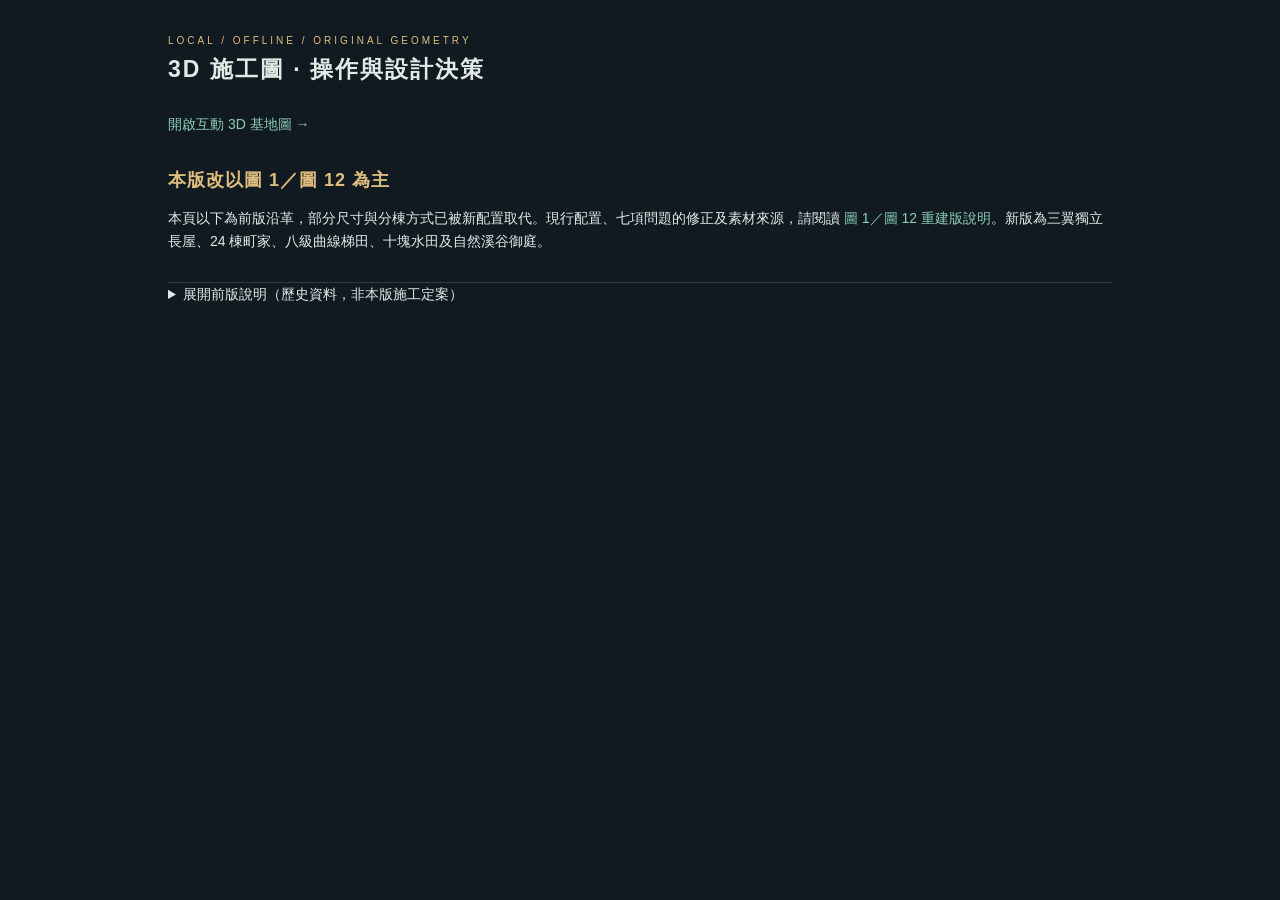
<file: 3D設計圖/README.html>
<!doctype html>
<html lang="zh-Hant"><head><meta charset="utf-8"><meta name="viewport" content="width=device-width,initial-scale=1"><title>3D 施工圖 · 操作與設計決策</title><link rel="stylesheet" href="style.css"><style>body{max-width:1000px;margin:auto;padding:28px}header{padding:0;height:auto;margin-bottom:24px;border:0}section{padding:22px 0}h2{font-size:18px}table{border-collapse:collapse;width:100%;font-size:13px}th,td{text-align:left;border:1px solid #3c515b;padding:10px;vertical-align:top}code{color:#dfbd7f}li{margin:8px 0}</style></head><body>
<header><div><span class="eyebrow">LOCAL / OFFLINE / ORIGINAL GEOMETRY</span><h1>3D 施工圖 · 操作與設計決策</h1></div></header>
<p><a href="index.html">開啟互動 3D 基地圖 →</a></p><section><h2>本版改以圖 1／圖 12 為主</h2><p>本頁以下為前版沿革，部分尺寸與分棟方式已被新配置取代。現行配置、七項問題的修正及素材來源，請閱讀 <a href="REFERENCE.html">圖 1／圖 12 重建版說明</a>。新版為三翼獨立長屋、24 棟町家、八級曲線梯田、十塊水田及自然溪谷御庭。</p></section><details><summary>展開前版說明（歷史資料，非本版施工定案）</summary>
<section><h2>直接開啟，不需要安裝或連網</h2><p>以 Chrome / Edge 開啟同資料夾的 <a href="index.html">index.html</a>。所有 JavaScript、後製元件與 18 張 CC0 1K PBR 紋理均在此專案，沒有 CDN、外部字型或網路 API 的執行期依賴；只有點選 Wiki／ambientCG 來源連結時需要連網。瀏覽器必須支援 WebGL。</p><ul><li>新版預設以「沉浸檢視」開啟；點頂端「顯示施工控制」恢復左右面板。點選物件會顯示座標浮卡，可再點「查看施工規劃」。上方「城郭近景」與「全區鳥瞰」可快速切換構圖。</li><li>拖曳：旋轉；右鍵拖曳：平移；滾輪：縮放。觸控裝置可單指旋轉、雙指縮放與平移。</li><li>「區域定位」聚焦七個區域；鳥瞰、俯視、南向與東向立面切換觀察方向。立面為透視視角，不是正投影 CAD 圖。</li><li>選樓層：僅顯示該層的配置，並自動隱藏屋頂與外牆。「水平剖切」以實際 Z 高程裁掉上半部；切面不填封蓋。</li><li>「樓層展開」讓上層向上錯開，方便比較床位與工坊；展開高度不是施工高程。剖切仍以展開後顯示高度計算，展開時滑桿自動延伸至 +100 m，正常模式為 +56 m。</li><li>「外牆」與「屋頂」可独立隱藏。金庫 B1 視圖會移除地表；也可取消「農田與庭園」來看地下水道。</li><li>點选物件看名稱、X/Y/Z、4 m 網格、占地與 Wiki 對照；搜尋支持中文名稱與 NPC 英文姓名，點結果會聚焦並顯示所屬樓層。</li><li>「下載目前視角 PNG」只輸出 3D 畫面，不包含左右面板。若 IDE 內建瀏覽器攔截下載，請用完整 Chrome / Edge 開啟此 HTML；已驗證 PNG 圖片資料可正常產生。角色、設備、工坊與天守樓層資料保存在 <a href="plan.js">plan.js</a>；其餘構造尺寸、模型生成與互動邏輯在 <a href="app.js">app.js</a>。</li></ul></section>
<section><h2>質感與特效升級</h2><ul><li>6 組 CC0 高解析材質，每組含 1024×1024 色彩、OpenGL 法線與粗糙度圖；世界座標紋理投影避免大牆面、石垣與樓板把紋理拉長。</li><li>屋頂改為細分曲面、上翹飛簷、立體半圓瓦頭與屋脊；窗戶補木格障子，石垣改為側向收分斜面，庭園補石燈籠，竹林及櫻樹補枝節與樹冠，人物與動物補服裝、五官及耳角等示意細節。</li><li>加入水面波紋與反光、瀑布流紋、水花、動態雙聯水車、祭壇火焰、煙囪煙霧與飄落櫻花。</li><li>環境光、柔和陰影、ACES 色調映射、FXAA 抗鋸齒與輕量泛光；周邊起伏地形與背景林木僅為景觀，不屬於 160 m 施工範圍，樓層／區域檢視會自動移除。</li><li>「畫面與環境」可選晴朗日光、午後夕照與月夜；高／中／低畫質分別調整像素密度與陰影解析度，低畫質關閉陰影及泛光。</li><li>取消「水流／瀑布／火焰／落櫻動畫」會凍結時間；遵循系統減少動態效果偏好，亦可手動開啟。背景分頁暫停動畫以減少耗能。最高目標更新率為 30 fps，實際速度取決於硬體。</li></ul><p>這是視覺升級，不是遊戲資產匯出或流體求解器；NPC 與動物仍為示意模型。水流、尋路、配方、舒適度與機關功能仍須在遊戲內確認。</p></section>
<section><h2>尺度與施工適用範圍</h2><p>三軸都以公尺為單位：X 正向東，Y 正向北，Z 正向上；烈焰祭壇為 (0,0,0)。放樣網格為 4 m；建造邊界為三軸 ±80 m。Three.js 的垂直軸為 Y，因此程式使用 (X,Z,−Y) 映射，介面仍显示施工指南的 X/Y/Z。</p><p>建築占地、樓層高程、箱數、NPC 與床位数为明确配置；設備尺寸、人偶、動物、飛簷及屋面為原創施工示意，不是遊戲碰撞盒或精准資產。不得把此圖當成 NPC 尋路、舒適度、储物連線、水流與機關工作的保證。所有這些功能仍需遊戲內實測。</p><p>側翼是 16×20 m，南翼兩廳各 16×16 m，中央穿堂 8×16 m 留 4 m 淨寬。側翼與南翼共用邊界而不重疊。石垣下層 40×32 m、上層 36×32 m，南緣固定 Y28 以避開兩側工坊；前庭限於 X±12 m。天守本體中心 (0,44)，五層分別 32、24、20、16、12 m；高程分别 +8、+16、+24、+32、+40 m，最高屋頂 +52 m。中央折返梯井為 4×4 m，樓板留開口；未沿用會占滿頂樓的全層 12×12 m 梯井。</p></section>
<section><h2>已套用的修正及新增避讓</h2><table><thead><tr><th>來源 / 問題</th><th>3D 定案</th></tr></thead><tbody>
<tr><td>全圖尺規亂碼</td><td>程式生成連續 4 m 網格；每 20 m 顯示 X/Y 數值，不以舊 JPG 的尺規放樣。</td></tr>
<tr><td>圖 1：町家與天守形式不一</td><td>兩列各五軒連棟町家；滿版階梯退縮五重天守，沒有四合院包圍方塔。</td></tr>
<tr><td>圖 3：33 箱 / 指南 33–48 / 問題表 36–48</td><td>取兩份文件範圍交集的下限 36 箱，三個象限各 12；西南留折返梯与獨立樓板開口，中央四柱。</td></tr>
<tr><td>圖 4、5：工匠及床位漏標</td><td>28 位 NPC、28 張專屬床均獨立可點選；其中 1F 16 位工匠 / 助手與七區 2F 16 床，包含獵人、鐵匠、收藏家、鍊金師及助手床。</td></tr>
<tr><td>圖 6、8：展示設備漏繪與重複</td><td>補盾牌掛牆、匕首展示櫃、魔杖水晶櫃；理髮師在 +16 m，侍女在 +24 m。用文字而非圖像生成標籤，避免筆畫錯字。</td></tr>
<tr><td>圖 7：東、西滑翔台漏繪</td><td>+44 m 四向滑翔台全部建模；需自行補通行門洞與安全護欄，平台不等於遊戲自動滑翔功能。</td></tr>
<tr><td>圖 9：花壇近方形 / 育苗亭與西翼重疊</td><td>16 個花壇每個 4×8 m；育苗亭移到 (−34,40)，助手移到 (−31,38)。旱田北緣至 Y33。助手床仍在西翼 2F，垂直相差 4 m 但不是就在亭子正上方。</td></tr>
<tr><td>圖 10：水車誤在東南 / 御廄縮水 / 煙囪過多</td><td>五欄均為 44×16 m，X32–76、Y−44–36；左 16 m 木廄、右 28 m 草地；兩座外排煙囪只在東翼南側，4 m 挑高門洞與 2 m 圍欄。</td></tr>
<tr><td>牧夫番屋及東北水車相互占地</td><td>番屋中心改为 (42,44)，占地 8×8 m；NPC (40,44,0)、床 (44,46,0)。磨坊中心改为 (28,44,+4)，占地 12×8 m；NPC (28,44,+4)、床 (31,46,+4)。假山中心 (30,58)，頂部給水 +12 m。避免原指南中與工坊、石垣、御廄相交。</td></tr>
<tr><td>東北尾水須穿越東翼</td><td>規劃防水尾水暗渠：水車端 +4 m → 东侧消防步道下 −1 m → 锦鲤池。穿越工坊地下時需預留涵洞、確認地形與水密性；示意水線不是流體模擬。</td></tr>
<tr><td>圖 11、12：寵物駐點超出總數 / 動物漏列</td><td>九種農場動物全部呈現。六隻寵物固定为西翼一貓、天守 1F 一狗、4F 一貓、牧場一狗、町家一貓、大手門一狗；不將多種毛色別名當成額外寵物。</td></tr>
<tr><td>水位與地形表述</td><td>錦鯉池 / 外濠底 −2 m，水面 0 m；稻田底 −0.5 m，水面 0 m。先完成排水孔、閘門與涵洞再在遊戲中測試放水。</td></tr>
</tbody></table><p>原始 <a href="../設計圖問題.md">設計圖問題.md</a> 與 <a href="../enshrouded_1_0_japanese_castle_base_guide.md">施工指南</a> 保留不變，以上為此 3D 版本的配置差異。原 JPG 位於 <a href="../設計圖/">設計圖資料夾</a>。</p></section>
<section><h2>遊戲原模型與互動功能並不衝突</h2><p>可旋轉、點選、分層與剖切由瀏覽器 3D 場景與物件分组实现，與模型是否来自遊戲無關。若取得有權使用的 GLB / glTF 模型，可依 <a href="plan.js">plan.js</a> 的座標逐個替換示意設備或人物，保留選取與樓層分组。</p><p>但 Wiki 的 2D 圖示、截圖與條目不是可直接使用的 3D 模型，也沒有提供此基地的匯出模型。本版本沒有抓取或解包遊戲資產，也未複製未確認授權的 Wiki 圖像；建築幾何與動物輪廓為原創，主要建材紋理改採 ambientCG 的 CC0 授權素材。因此外觀不會與遊戲 1:1 相同，這是資產取得與權利問題，不是互動功能限制。</p></section>
<section><h2>素材授權、Wiki 對照與本機來源</h2><p>2026-10-29 查核 <a href="https://enshrouded.wiki.gg/wiki/Enshrouded_Wiki:Copyrights">官方 Wiki 版權說明</a>：遊戲圖像屬 Keen Games，Wiki 文字的授權不能直接套用到圖片；<a href="https://enshrouded.wiki.gg/wiki/File:Half-Timbered_Block.png">木造框架塊檔案頁</a>未明確授予下載、改作並重新打包的授權。依確認後的方案，本版保留 Wiki 外觀與名稱對照，改用可以合法複製、修改與隨專案分發的 <a href="https://docs.ambientcg.com/license/">ambientCG CC0 素材</a>。沒有將 Wiki 截圖、圖示或遊戲模型包進專案。</p>
<table><thead><tr><th>本機材質</th><th>CC0 素材／作者</th><th>Wiki 外觀對照</th></tr></thead><tbody>
<tr><td>石垣、金庫、假山</td><td><a href="https://ambientcg.com/a/Bricks066">Bricks066</a> · ambientCG / Lennart Demes</td><td><a href="https://enshrouded.wiki.gg/wiki/Rough_Stone_Block">Rough Stone Block</a></td></tr>
<tr><td>木柱、樑、緣側、竹籬</td><td><a href="https://ambientcg.com/a/Wood051">Wood051</a> · ambientCG / Lennart Demes</td><td><a href="https://enshrouded.wiki.gg/wiki/Refined_Wood_Block">Refined Wood Block</a> / <a href="https://enshrouded.wiki.gg/wiki/Bamboo_Block">Bamboo Block</a></td></tr>
<tr><td>灰黑屋瓦與屋脊</td><td><a href="https://ambientcg.com/a/RoofingTiles001">RoofingTiles001</a> · ambientCG / Lennart Demes</td><td><a href="https://enshrouded.wiki.gg/wiki/Granite_Ornamented_Roof_Block">Granite Ornamented Roof Block</a></td></tr>
<tr><td>木框白壁</td><td><a href="https://ambientcg.com/a/Plaster001">Plaster001</a> · ambientCG / Lennart Demes</td><td><a href="https://enshrouded.wiki.gg/wiki/Half-Timbered_Block">Half-Timbered Block</a></td></tr>
<tr><td>草地與周邊地形</td><td><a href="https://ambientcg.com/a/Grass001">Grass001</a> · ambientCG / Lennart Demes</td><td>庭園與放牧區視覺配置</td></tr>
<tr><td>旱田與花壇土壤</td><td><a href="https://ambientcg.com/a/Ground037">Ground037</a> · ambientCG / Lennart Demes</td><td><a href="https://enshrouded.wiki.gg/wiki/Fertilised_Farm_Soil">Fertilised Farm Soil</a></td></tr>
</tbody></table>
<p>上述素材全部為 <a href="https://creativecommons.org/publicdomain/zero/1.0/">CC0 1.0 Universal</a>，可將原始檔包含在專案中。每張圖的來源、檔案路徑、大小與 SHA-256 存於 <a href="assets/material-sources.json">material-sources.json</a>，授權摘要在 <a href="assets/CC0-MATERIALS.txt">CC0-MATERIALS.txt</a>。石材預覽 <a href="assets/textures/stone-preview.png">stone-preview.png</a>同樣來自 Bricks066 的 CC0 預覽圖。</p>
<ul><li><a href="assets/textures/">textures</a>保存 18 張原始 1K JPG；<a href="assets/texture-data.js">texture-data.js</a>將相同 JPG 編成 data URL，以避免直接開啟 HTML 時的 file:// 紋理跨來源限制。不是執行期連網下載。</li><li><a href="assets/fetch-pbr.py">fetch-pbr.py</a>可在需要更新素材時重新取得 CC0 檔案；此步驟才需要網路。可重用已下載的相同版本圖檔。舊 SVG 僅保留作原版色票，不參與新版 3D 材質。</li><li><a href="visuals.js">visuals.js</a>負責 PBR、光照、後製與動畫；<a href="app.js">app.js</a>負責幾何、樓層與選取；<a href="plan.js">plan.js</a>保存主要配置資料。</li><li>Three.js r128、OrbitControls、Sky、EffectComposer、RenderPass、ShaderPass、UnrealBloomPass 與相關 Shader 均來自 <a href="https://github.com/mrdoob/three.js/tree/r128">同版本上游</a>，本機放在 <a href="vendor/">vendor</a>，保留 <a href="vendor/THREE-LICENSE.txt">MIT 授權</a>。</li><li>驗證命令：<code>node --test plan.test.cjs assets.test.cjs</code>。測試配置數量、占地、素材授權資訊、1024×1024 尺寸、檔案校驗與离線嵌入完整性，不測試遊戲引擎。</li></ul></section>
</details></body></html>
</file>
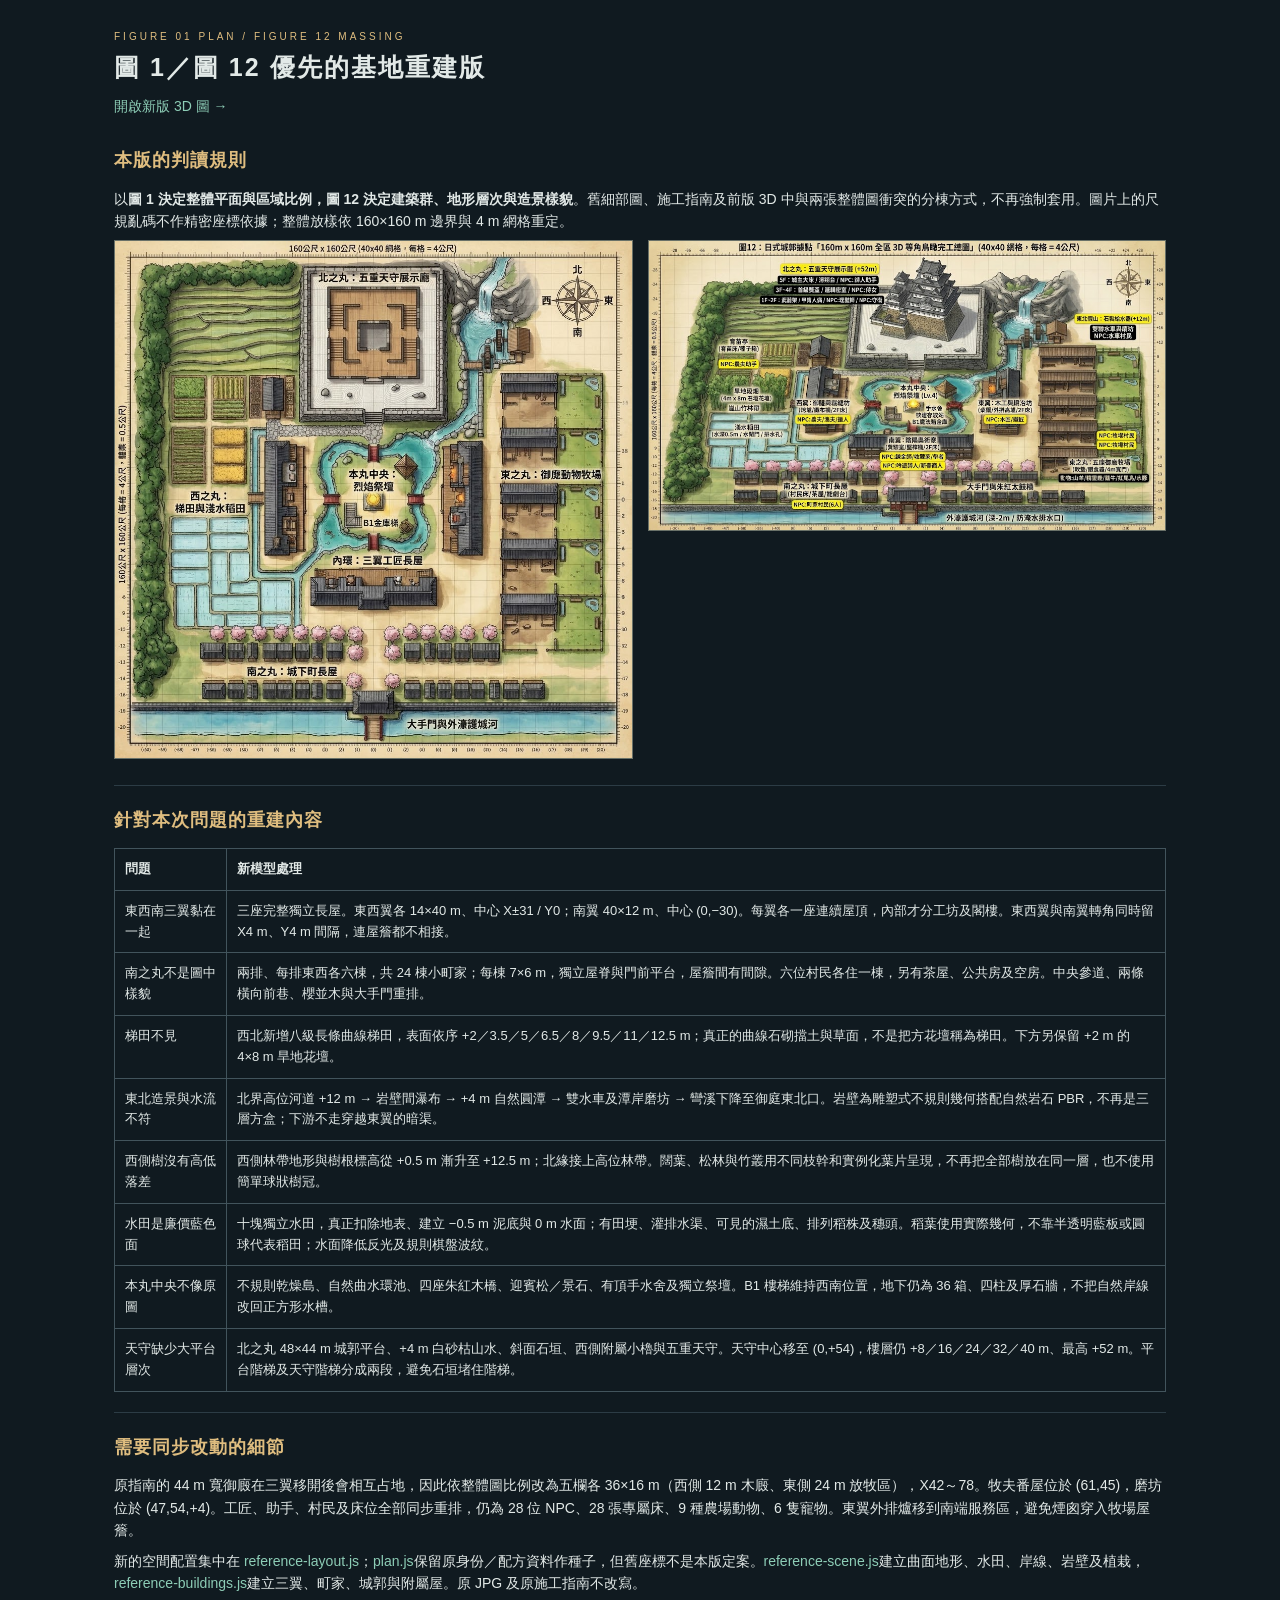
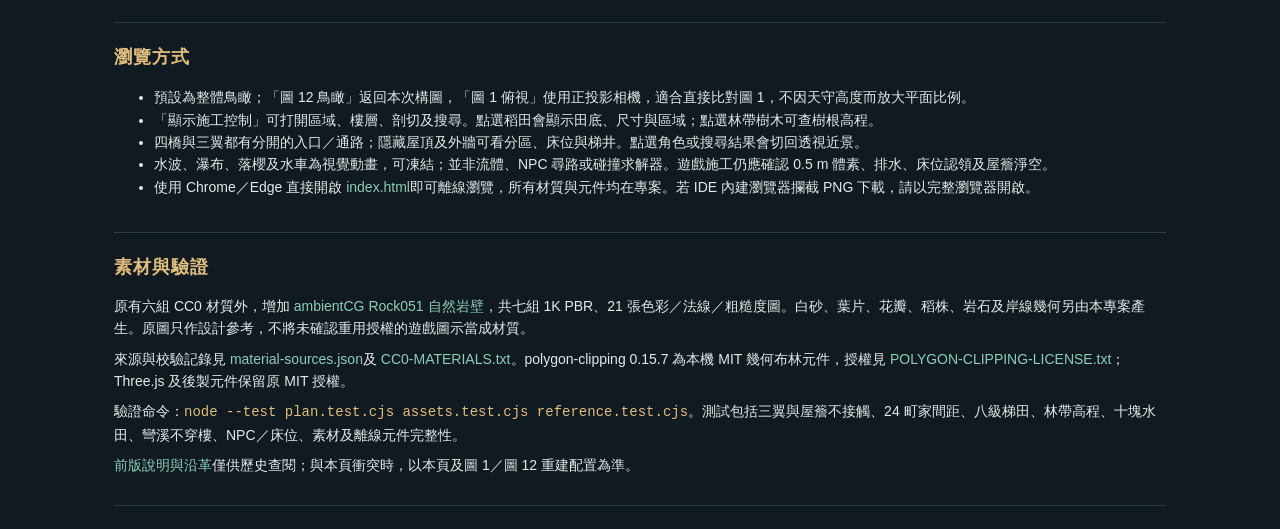
<file: 3D設計圖/REFERENCE.html>
<!doctype html>
<html lang="zh-Hant"><head><meta charset="utf-8"><meta name="viewport" content="width=device-width,initial-scale=1"><title>圖 1／12 重建版 · 配置說明</title><link rel="stylesheet" href="style.css"><style>body{max-width:1100px;margin:auto;padding:24px}section{padding:20px 0}h1{font-size:25px}h2{font-size:18px}table{border-collapse:collapse;width:100%;font-size:13px}td,th{border:1px solid #42545c;padding:10px;text-align:left;vertical-align:top}.reference-images{display:grid;grid-template-columns:1fr 1fr;gap:15px}.reference-images img{width:100%;border:1px solid #697168}code{color:#dfbd7f}@media(max-width:650px){.reference-images{display:block}}</style></head><body>
<span class="eyebrow">FIGURE 01 PLAN / FIGURE 12 MASSING</span><h1>圖 1／圖 12 優先的基地重建版</h1><p><a href="index.html">開啟新版 3D 圖 →</a></p>
<section><h2>本版的判讀規則</h2><p>以<strong>圖 1 決定整體平面與區域比例，圖 12 決定建築群、地形層次與造景樣貌</strong>。舊細部圖、施工指南及前版 3D 中與兩張整體圖衝突的分棟方式，不再強制套用。圖片上的尺規亂碼不作精密座標依據；整體放樣依 160×160 m 邊界與 4 m 網格重定。</p><div class="reference-images"><a href="../設計圖/01 - 整體平面圖.jpg" target="_blank"><img src="../設計圖/01 - 整體平面圖.jpg" alt="圖 1 整體平面圖"></a><a href="../設計圖/12 - 式城郭據點「160m × 160m 全區 3D 等角鳥瞰完工總圖」.jpg" target="_blank"><img src="../設計圖/12 - 式城郭據點「160m × 160m 全區 3D 等角鳥瞰完工總圖」.jpg" alt="圖 12 整體鳥瞰圖"></a></div></section>
<section><h2>針對本次問題的重建內容</h2><table><thead><tr><th>問題</th><th>新模型處理</th></tr></thead><tbody>
<tr><td>東西南三翼黏在一起</td><td>三座完整獨立長屋。東西翼各 14×40 m、中心 X±31 / Y0；南翼 40×12 m、中心 (0,−30)。每翼各一座連續屋頂，內部才分工坊及閣樓。東西翼與南翼轉角同時留 X4 m、Y4 m 間隔，連屋簷都不相接。</td></tr>
<tr><td>南之丸不是圖中樣貌</td><td>兩排、每排東西各六棟，共 24 棟小町家；每棟 7×6 m，獨立屋脊與門前平台，屋簷間有間隙。六位村民各住一棟，另有茶屋、公共房及空房。中央參道、兩條橫向前巷、櫻並木與大手門重排。</td></tr>
<tr><td>梯田不見</td><td>西北新增八級長條曲線梯田，表面依序 +2／3.5／5／6.5／8／9.5／11／12.5 m；真正的曲線石砌擋土與草面，不是把方花壇稱為梯田。下方另保留 +2 m 的 4×8 m 旱地花壇。</td></tr>
<tr><td>東北造景與水流不符</td><td>北界高位河道 +12 m → 岩壁間瀑布 → +4 m 自然圓潭 → 雙水車及潭岸磨坊 → 彎溪下降至御庭東北口。岩壁為雕塑式不規則幾何搭配自然岩石 PBR，不再是三層方盒；下游不走穿越東翼的暗渠。</td></tr>
<tr><td>西側樹沒有高低落差</td><td>西側林帶地形與樹根標高從 +0.5 m 漸升至 +12.5 m；北緣接上高位林帶。闊葉、松林與竹叢用不同枝幹和實例化葉片呈現，不再把全部樹放在同一層，也不使用簡單球狀樹冠。</td></tr>
<tr><td>水田是廉價藍色面</td><td>十塊獨立水田，真正扣除地表、建立 −0.5 m 泥底與 0 m 水面；有田埂、灌排水渠、可見的濕土底、排列稻株及穗頭。稻葉使用實際幾何，不靠半透明藍板或圓球代表稻田；水面降低反光及規則棋盤波紋。</td></tr>
<tr><td>本丸中央不像原圖</td><td>不規則乾燥島、自然曲水環池、四座朱紅木橋、迎賓松／景石、有頂手水舍及獨立祭壇。B1 樓梯維持西南位置，地下仍為 36 箱、四柱及厚石牆，不把自然岸線改回正方形水槽。</td></tr>
<tr><td>天守缺少大平台層次</td><td>北之丸 48×44 m 城郭平台、+4 m 白砂枯山水、斜面石垣、西側附屬小櫓與五重天守。天守中心移至 (0,+54)，樓層仍 +8／16／24／32／40 m、最高 +52 m。平台階梯及天守階梯分成兩段，避免石垣堵住階梯。</td></tr>
</tbody></table></section>
<section><h2>需要同步改動的細節</h2><p>原指南的 44 m 寬御廄在三翼移開後會相互占地，因此依整體圖比例改為五欄各 36×16 m（西側 12 m 木廄、東側 24 m 放牧區），X42～78。牧夫番屋位於 (61,45)，磨坊位於 (47,54,+4)。工匠、助手、村民及床位全部同步重排，仍為 28 位 NPC、28 張專屬床、9 種農場動物、6 隻寵物。東翼外排爐移到南端服務區，避免煙囪穿入牧場屋簷。</p><p>新的空間配置集中在 <a href="reference-layout.js">reference-layout.js</a>；<a href="plan.js">plan.js</a>保留原身份／配方資料作種子，但舊座標不是本版定案。<a href="reference-scene.js">reference-scene.js</a>建立曲面地形、水田、岸線、岩壁及植栽，<a href="reference-buildings.js">reference-buildings.js</a>建立三翼、町家、城郭與附屬屋。原 JPG 及原施工指南不改寫。</p></section>
<section><h2>瀏覽方式</h2><ul><li>預設為整體鳥瞰；「圖 12 鳥瞰」返回本次構圖，「圖 1 俯視」使用正投影相機，適合直接比對圖 1，不因天守高度而放大平面比例。</li><li>「顯示施工控制」可打開區域、樓層、剖切及搜尋。點選稻田會顯示田底、尺寸與區域；點選林帶樹木可查樹根高程。</li><li>四橋與三翼都有分開的入口／通路；隱藏屋頂及外牆可看分區、床位與梯井。點選角色或搜尋結果會切回透視近景。</li><li>水波、瀑布、落櫻及水車為視覺動畫，可凍結；並非流體、NPC 尋路或碰撞求解器。遊戲施工仍應確認 0.5 m 體素、排水、床位認領及屋簷淨空。</li><li>使用 Chrome／Edge 直接開啟 <a href="index.html">index.html</a>即可離線瀏覽，所有材質與元件均在專案。若 IDE 內建瀏覽器攔截 PNG 下載，請以完整瀏覽器開啟。</li></ul></section>
<section><h2>素材與驗證</h2><p>原有六組 CC0 材質外，增加 <a href="https://ambientcg.com/a/Rock051">ambientCG Rock051 自然岩壁</a>，共七組 1K PBR、21 張色彩／法線／粗糙度圖。白砂、葉片、花瓣、稻株、岩石及岸線幾何另由本專案產生。原圖只作設計參考，不將未確認重用授權的遊戲圖示當成材質。</p><p>來源與校驗記錄見 <a href="assets/material-sources.json">material-sources.json</a>及 <a href="assets/CC0-MATERIALS.txt">CC0-MATERIALS.txt</a>。polygon-clipping 0.15.7 為本機 MIT 幾何布林元件，授權見 <a href="vendor/POLYGON-CLIPPING-LICENSE.txt">POLYGON-CLIPPING-LICENSE.txt</a>；Three.js 及後製元件保留原 MIT 授權。</p><p>驗證命令：<code>node --test plan.test.cjs assets.test.cjs reference.test.cjs</code>。測試包括三翼與屋簷不接觸、24 町家間距、八級梯田、林帶高程、十塊水田、彎溪不穿樓、NPC／床位、素材及離線元件完整性。</p><p><a href="README.html">前版說明與沿革</a>僅供歷史查閱；與本頁衝突時，以本頁及圖 1／圖 12 重建配置為準。</p></section>
</body></html>
</file>
<file: 3D設計圖/style.css>
:root{color-scheme:dark;--bg:#101a20;--panel:#17232b;--line:#2c3c45;--text:#e2e9e7;--muted:#92a7ad;--gold:#dfbd7f;--green:#78bca5}*{box-sizing:border-box}body{margin:0;background:var(--bg);color:var(--text);font:14px/1.6 'Segoe UI','Microsoft JhengHei',sans-serif}header{height:91px;padding:14px 25px;display:flex;align-items:center;justify-content:space-between;border-bottom:1px solid var(--line)}.eyebrow{color:var(--gold);letter-spacing:3px;font-size:10px}h1{font-size:23px;margin:1px 0;font-weight:600;letter-spacing:2px}.head-meta{font-size:18px;text-align:right;color:var(--gold)}.head-meta span{display:block;color:var(--muted);font-size:11px}main{display:grid;grid-template-columns:245px minmax(300px,1fr) 300px;height:calc(100dvh - 91px)}aside{overflow:auto;background:var(--panel)}.controls{border-right:1px solid var(--line)}.inspector{border-left:1px solid var(--line)}section{padding:17px;border-bottom:1px solid var(--line)}h2{font-size:12px;color:var(--gold);letter-spacing:1px;margin:0 0 13px}p{margin:8px 0}label{display:block;margin:10px 0;color:#c5d2d5}select,input[type=search]{width:100%;margin-top:5px;background:#101b22;border:1px solid #3c515b;border-radius:5px;padding:8px;color:var(--text);font:inherit}input[type=range]{display:block;width:100%;accent-color:var(--gold)}input[type=checkbox]{accent-color:var(--green);margin-right:7px}.check{font-size:12px;margin:7px 0}button{cursor:pointer;background:#21323c;border:1px solid #40535d;color:#dce7e5;border-radius:5px;padding:7px 10px;font:inherit;font-size:12px}button:hover,button.active{border-color:var(--gold);color:var(--gold);background:#31403f}button:focus-visible,a:focus-visible,input:focus-visible,select:focus-visible{outline:2px solid var(--gold);outline-offset:2px}.buttons{display:grid;grid-template-columns:1fr 1fr;gap:6px}#reset{width:100%;margin-top:6px}output{float:right;color:var(--green)}#viewport{position:relative;padding:0;overflow:hidden;min-height:420px;background:#263b43}#viewport canvas{display:block;width:100%;height:100%;touch-action:none}.view-top,.view-bottom{position:absolute;left:16px;right:16px;display:flex;justify-content:space-between;align-items:center;gap:8px;pointer-events:none;z-index:2}.view-top{top:16px}.view-bottom{bottom:17px;font-size:11px;color:#c3d1d5}.view-bottom button{pointer-events:auto;background:#16252deb}.view-top span{background:#16252de0;padding:6px 10px;border:1px solid #526463;border-radius:4px;font-size:11px}.north{color:var(--gold)}#coordinates{position:absolute;bottom:63px;left:17px;font:11px monospace;color:#afc6c7;pointer-events:none}.stats{display:grid;grid-template-columns:1fr 1fr;gap:13px}.stats strong{font-size:25px;display:block;color:var(--green);line-height:1.3}.stats span{font-size:11px;color:var(--muted)}.muted{font-size:11px;color:var(--muted)}a{color:#8dcdb6;text-decoration:none}a:hover{text-decoration:underline}.decision{border-left:2px solid #b99a64;padding-left:9px;margin:12px 0;font-size:11px;color:#c2cece}.decision strong{display:block;color:#ddcba8}.material{display:flex;align-items:center;gap:10px;margin:10px 0;font-size:11px}.swatch{width:32px;height:32px;flex-shrink:0;background-size:cover;border:1px solid #65706a;border-radius:3px}#detail h3{font-size:18px;margin:5px 0;color:#f1d7a8}dl{display:grid;grid-template-columns:65px 1fr;font-size:12px;gap:7px;margin:15px 0}dt{color:var(--muted)}dd{margin:0;word-break:break-word}.tag{display:inline-block;padding:2px 7px;border:1px solid #536b69;color:var(--green);font-size:10px;border-radius:3px}#results{max-height:240px;overflow:auto}#results button{display:block;text-align:left;width:100%;margin-top:5px}#results small{display:block;color:var(--muted)}#loading{position:absolute;inset:0;z-index:4;display:grid;place-content:center;background:#172831}.sr-only{position:absolute;width:1px;height:1px;padding:0;overflow:hidden;clip:rect(0,0,0,0)}@media(min-width:1700px){main{grid-template-columns:265px minmax(300px,1fr) 320px}}@media(max-width:1050px){main{grid-template-columns:220px minmax(300px,1fr)}.inspector{grid-column:1/-1;display:grid;grid-template-columns:1fr 1fr;overflow:visible}main{height:auto}.controls{max-height:720px}#viewport{height:720px}header{padding:12px 17px}}@media(max-width:650px){header{height:85px}h1{font-size:17px}.head-meta{font-size:12px}.head-meta span{display:none}main{display:flex;flex-direction:column}.controls{order:2;max-height:none;display:grid;grid-template-columns:1fr 1fr}.controls section{padding:12px}.inspector{order:3;display:block}#viewport{order:1;height:65dvh;min-height:420px}.view-bottom span{max-width:160px}.north{display:none}}
</file>
